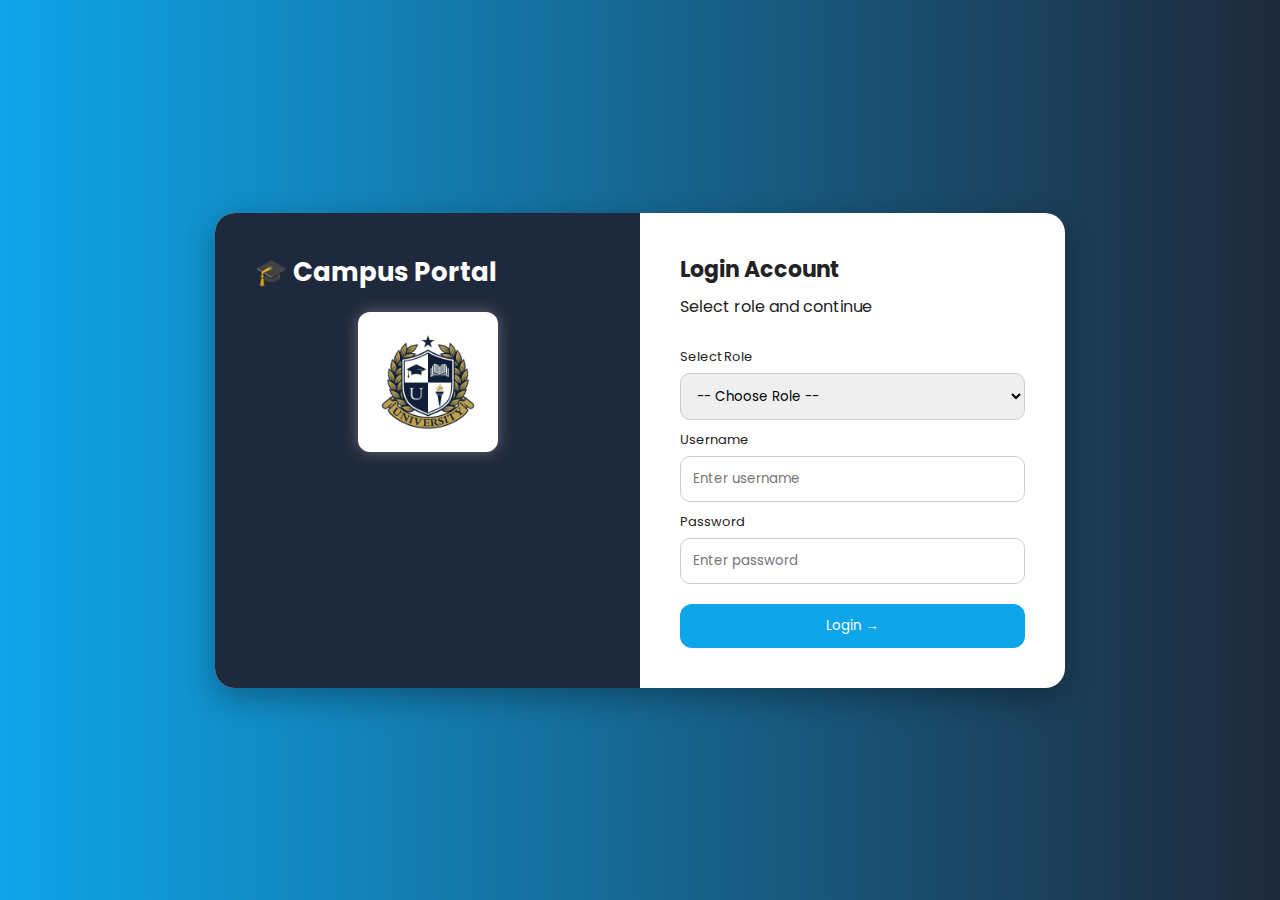
<file: index.html>
<!DOCTYPE html>
<html lang="en">
<head>
  <meta charset="UTF-8" />
  <meta name="viewport" content="width=device-width, initial-scale=1.0" />
  <title>Login | smart Campus Portal</title>

  <link rel="stylesheet" href="student.css" />

  <link href="https://fonts.googleapis.com/css2?family=Poppins:wght@300;400;600&display=swap" rel="stylesheet">
</head>

<body class="login-body">

  <div class="login-container">
<div class="login-left">
  <h1>🎓 Campus Portal</h1>

  <!-- University Logo -->
  <img src="logo.png" alt="University Logo" class="login-logo">


</div>


    <!-- Right Section -->
    <div class="login-right">

      <h2>Login Account</h2>
      <p>Select role and continue</p>
      
<form id="loginForm">

  <label>Select Role</label>
  <select id="roleSelect" required>
    <option value="">-- Choose Role --</option>
    <option value="student">Student</option>
    <option value="faculty">Faculty</option>
  </select>

  <label>Username</label>
  <input type="text" placeholder="Enter username" required />

  <label>Password</label>
  <input type="password" placeholder="Enter password" required />

  <button type="submit" class="btn-login">
    Login →
  </button>

</form>



    </div>

  </div>

  <script src="student.js"></script>
</body>
</html>
</file>
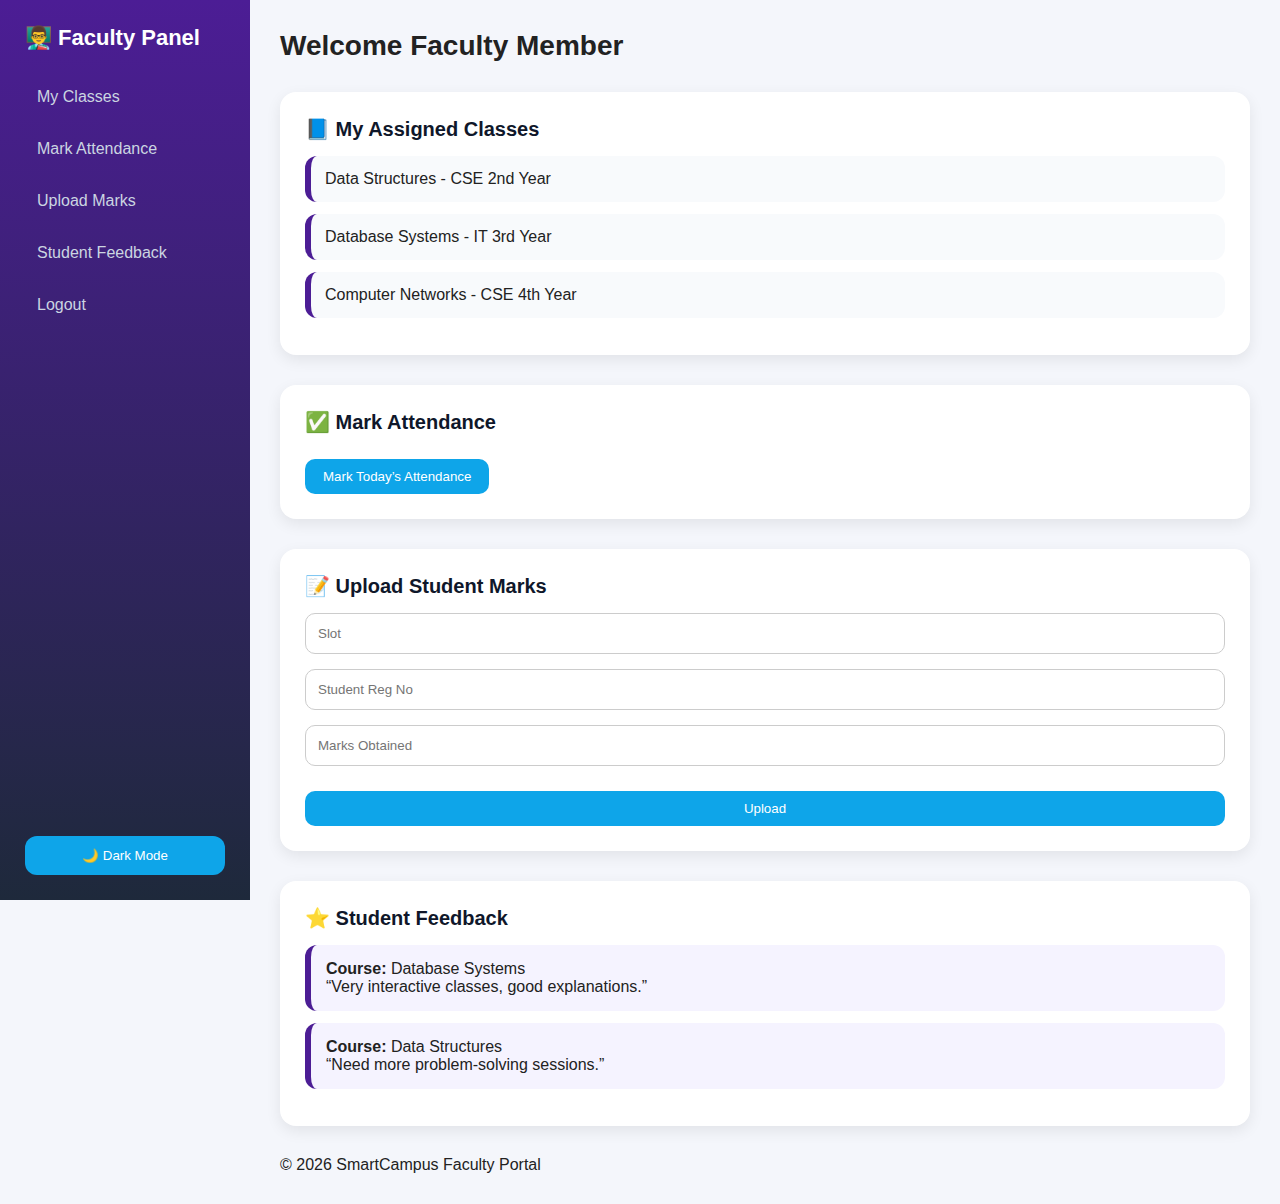
<file: faculty.html>
<!DOCTYPE html>
<html lang="en">
<head>
  <meta charset="UTF-8" />
  <meta name="viewport" content="width=device-width, initial-scale=1.0" />
  <title>Faculty Dashboard | SmartCampus</title>

  <link rel="stylesheet" href="faculty.css" />
</head>

<body>

  <!-- Faculty Sidebar -->
  <aside class="sidebar faculty-sidebar">
    <h2 class="logo">👨‍🏫 Faculty Panel</h2>

    <nav>
      <a href="#classes">My Classes</a>
      <a href="#attendance">Mark Attendance</a>
      <a href="#marks">Upload Marks</a>
      <a href="#feedback">Student Feedback</a>
      <a href="index.html">Logout</a>
    </nav>

    <button class="dark-btn" onclick="toggleDarkMode()">
      🌙 Dark Mode
    </button>
  </aside>

  <!-- Main Content -->
  <main class="main-content">

    <header class="top-header">
      <h1>Welcome Faculty Member</h1>
      <p></p>
    </header>

    <!-- Classes Section -->
    <section id="classes" class="section">
      <h2>📘 My Assigned Classes</h2>

      <ul class="faculty-list">
        <li>Data Structures - CSE 2nd Year</li>
        <li>Database Systems - IT 3rd Year</li>
        <li>Computer Networks - CSE 4th Year</li>
      </ul>
    </section>

    <!-- Attendance Section -->
    <section id="attendance" class="section">
      <h2>✅ Mark Attendance</h2>

      <button class="btn" onclick="markAttendance()">
        Mark Today’s Attendance
      </button>

      <p id="attendanceStatus"></p>
    </section>

    <!-- Marks Upload -->
    <section id="marks" class="section">
      <h2>📝 Upload Student Marks</h2>

      <form class="faculty-form" onsubmit="uploadMarks(event)">
        <input type="text" placeholder="Slot" required />
        <input type="text" placeholder="Student Reg No" required />
        <input type="number" placeholder="Marks Obtained" required />

        <button class="btn">Upload</button>
      </form>

      <p id="marksStatus"></p>
    </section>

    <!-- Feedback Review -->
    <section id="feedback" class="section">
      <h2>⭐ Student Feedback</h2>

      <div class="feedback-box">
        <p><strong>Course:</strong> Database Systems</p>
        <p>“Very interactive classes, good explanations.”</p>
      </div>

      <div class="feedback-box">
        <p><strong>Course:</strong> Data Structures</p>
        <p>“Need more problem-solving sessions.”</p>
      </div>
    </section>

    <footer>
      <p>© 2026 SmartCampus Faculty Portal</p>
    </footer>

  </main>

  <script src="faculty.js"></script>
</body>
</html>
</file>
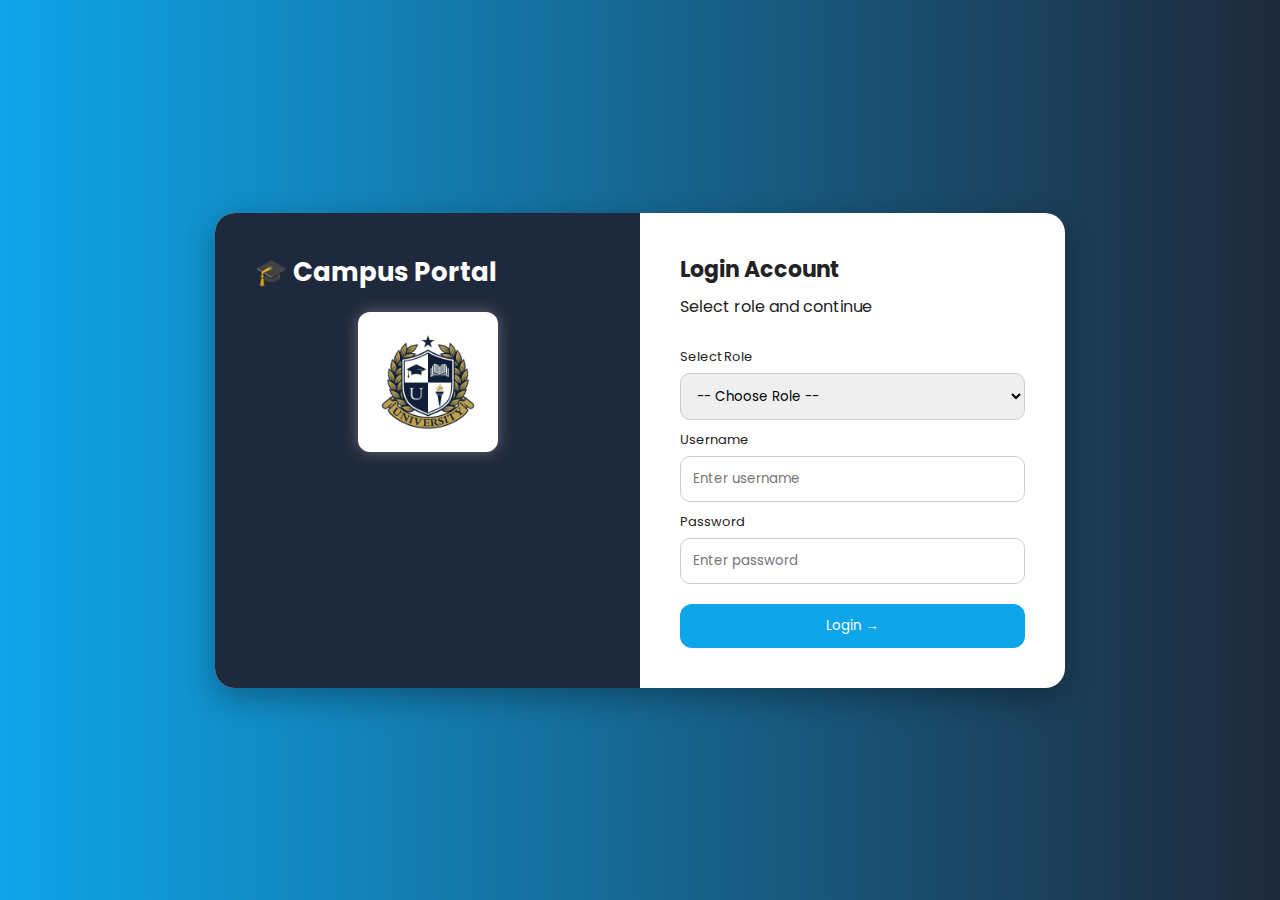
<file: login.html>
<!DOCTYPE html>
<html lang="en">
<head>
  <meta charset="UTF-8" />
  <meta name="viewport" content="width=device-width, initial-scale=1.0" />
  <title>Login | smart Campus Portal</title>

  <link rel="stylesheet" href="student.css" />

  <link href="https://fonts.googleapis.com/css2?family=Poppins:wght@300;400;600&display=swap" rel="stylesheet">
</head>

<body class="login-body">

  <div class="login-container">

<div class="login-left">
  <h1>🎓 Campus Portal</h1>

  <!-- University Logo -->
  <img src="logo.png" alt="University Logo" class="login-logo">


</div>


    <!-- Right Section -->
    <div class="login-right">

      <h2>Login Account</h2>
      <p>Select role and continue</p>

      <form onsubmit="loginRedirect(event)">

        <label>Select Role</label>
        <select required>
          <option value="">-- Choose Role --</option>
          <option>Student</option>
          <option>Faculty</option>
          <option>Admin</option>
        </select>

        <label>Username</label>
        <input type="text" placeholder="Enter username" required />

        <label>Password</label>
        <input type="password" placeholder="Enter password" required />

        <button type="submit" class="btn-login">
          Login →
        </button>

      </form>


    </div>

  </div>

  <script src="student.js"></script>
</body>
</html>
</file>
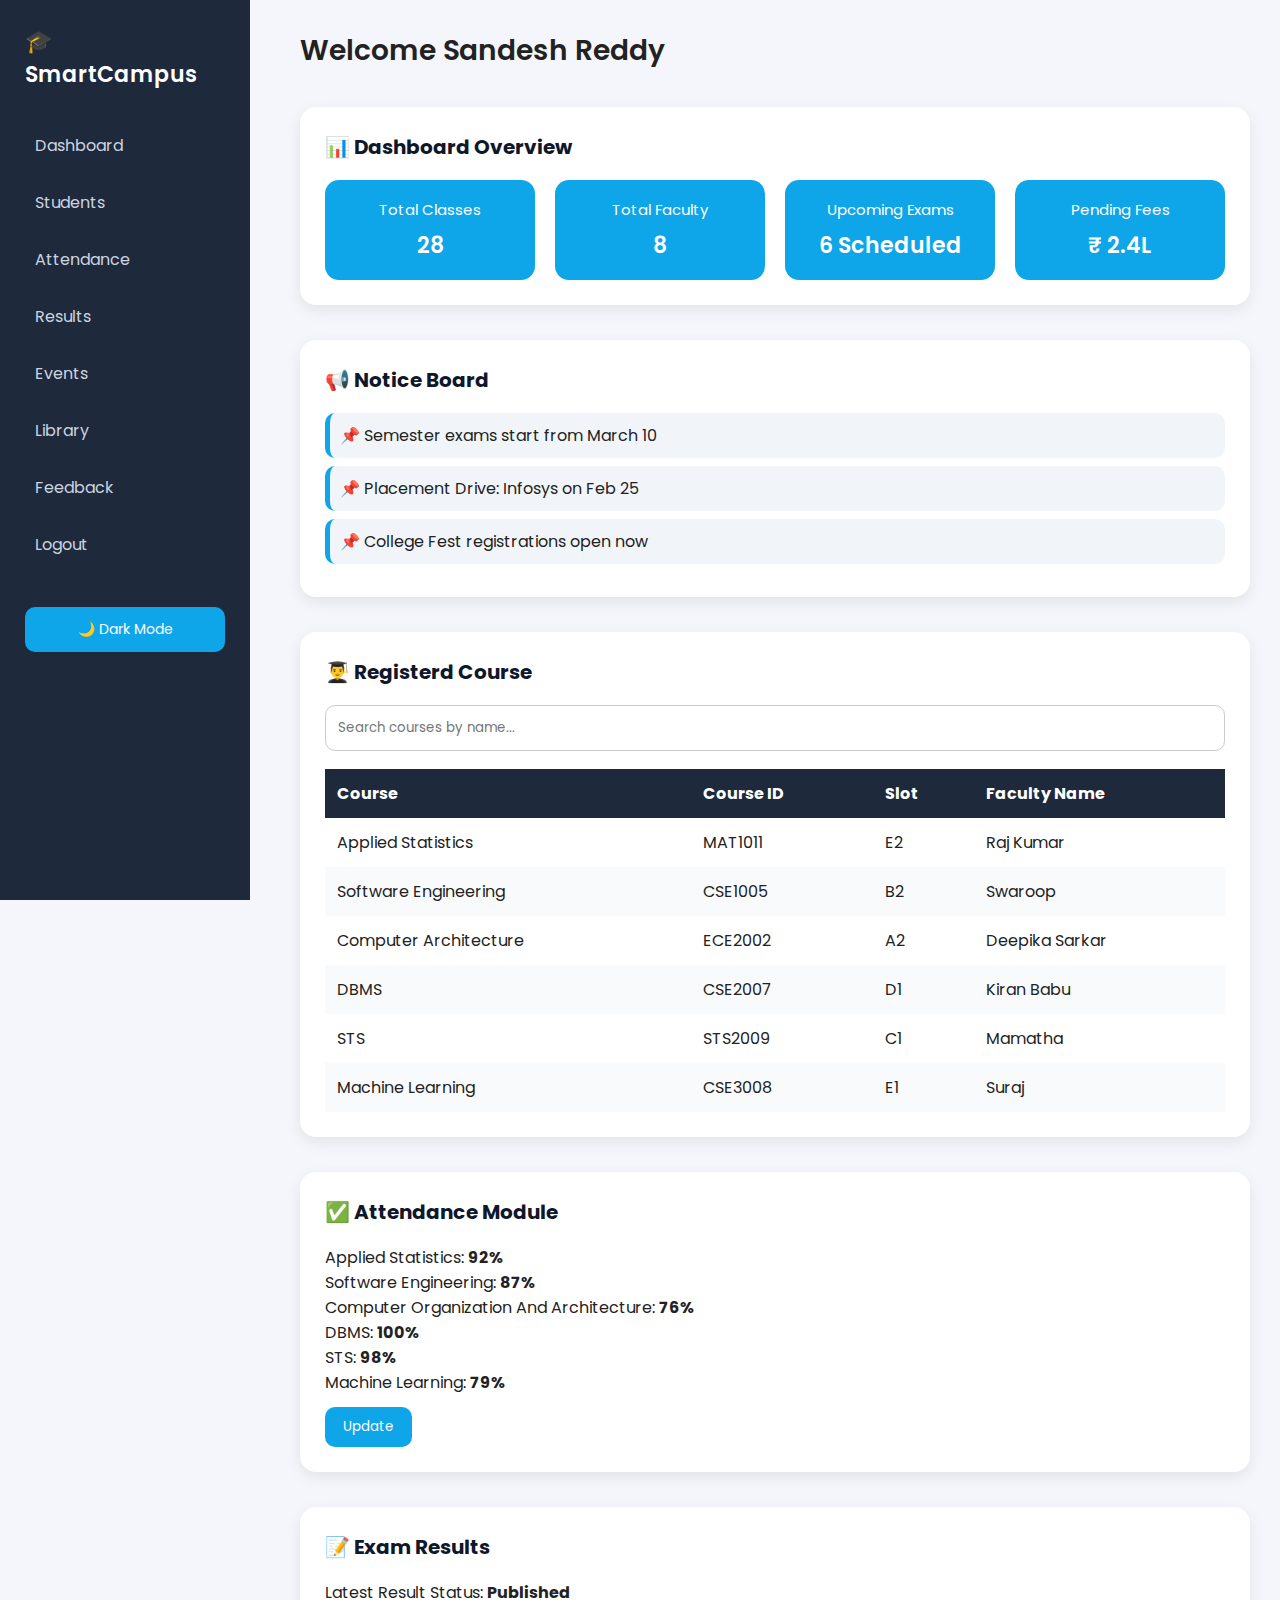
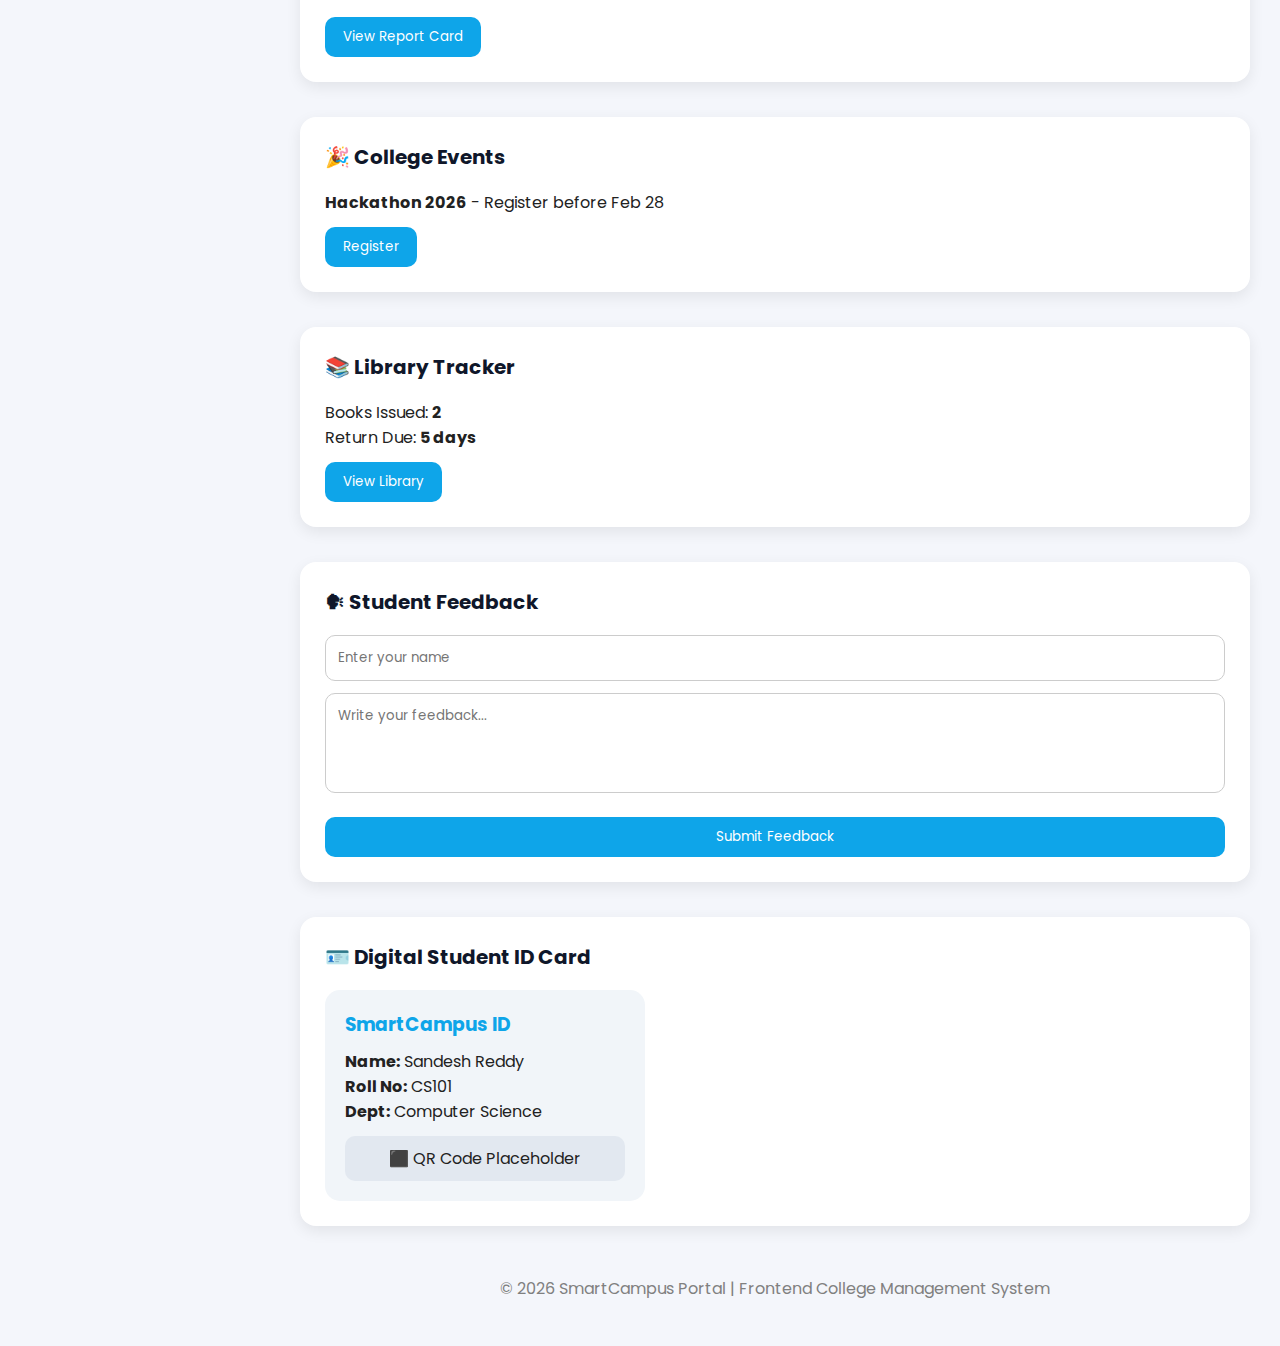
<file: student.html>
<!DOCTYPE html>
<html lang="en">
<head>
  <meta charset="UTF-8" />
  <meta name="viewport" content="width=device-width, initial-scale=1.0" />
  <title>SmartCampus Portal | College Management System</title>

  <!-- Link CSS -->
  <link rel="stylesheet" href="student.css" />

  <!-- Google Font -->
  <link href="https://fonts.googleapis.com/css2?family=Poppins:wght@300;400;600&display=swap" rel="stylesheet">
</head>

<body>

  <!-- Sidebar -->
  <aside class="sidebar">
    <h2 class="logo">🎓 SmartCampus</h2>

    <nav>
      <a href="#dashboard">Dashboard</a>
      <a href="#students">Students</a>
      <a href="#attendance">Attendance</a>
      <a href="#results">Results</a>
      <a href="#events">Events</a>
      <a href="#library">Library</a>
      <a href="#feedback">Feedback</a>
      <a href="index.html" onclick="logout()">Logout</a>

    </nav>

    <button class="dark-btn" onclick="toggleDarkMode()">
      🌙 Dark Mode
    </button>
  </aside>

  <!-- Main Content -->
  <main class="main-content">

    <!-- Header -->
    <header class="top-header">
      <h1>Welcome Sandesh Reddy</h1>
    </header>

    <!-- Dashboard Section -->
    <section id="dashboard" class="section">
      <h2>📊 Dashboard Overview</h2>

      <div class="cards">
        <div class="card">
          <h3>Total Classes</h3>
          <p>28</p>
        </div>

        <div class="card">
          <h3>Total Faculty</h3>
          <p>8</p>
        </div>

        <div class="card">
          <h3>Upcoming Exams</h3>
          <p>6 Scheduled</p>
        </div>

        <div class="card">
          <h3>Pending Fees</h3>
          <p>₹ 2.4L</p>
        </div>
      </div>
    </section>

    <!-- Notice Board -->
    <section class="section">
      <h2>📢 Notice Board</h2>

      <ul class="notice-board">
        <li>📌 Semester exams start from March 10</li>
        <li>📌 Placement Drive: Infosys on Feb 25</li>
        <li>📌 College Fest registrations open now</li>
      </ul>
    </section>

    <!-- Student Management -->
    <section id="students" class="section">
      <h2>👨‍🎓 Registerd Course</h2>

      <input type="text" id="searchInput" placeholder="Search courses by name..." />

      <table>
        <thead>
          <tr>
            <th>Course</th>
            <th>Course ID</th>
            <th>Slot</th>
            <th>Faculty Name</th>
          </tr>
        </thead>

        <tbody id="studentTable">
          <tr>
            <td>Applied Statistics</td>
            <td>MAT1011</td>
            <td>E2</td>
            <td>Raj Kumar</td>
          </tr>
          <tr>
            <td>Software Engineering</td>
            <td>CSE1005</td>
            <td>B2</td>
            <td>Swaroop</td>
          </tr>
          <tr>
            <td>Computer Architecture</td>
            <td>ECE2002</td>
            <td>A2</td>
            <td>Deepika Sarkar</td>
          </tr>
          <tr>
            <td>DBMS</td>
            <td>CSE2007</td>
            <td>D1</td>
            <td>Kiran Babu</td>
          </tr>
          <tr>
            <td>STS</td>
            <td>STS2009</td>
            <td>C1</td>
            <td>Mamatha</td>
          </tr>
          <tr>
            <td>Machine Learning</td>
            <td>CSE3008</td>
            <td>E1</td>
            <td>Suraj</td>
          </tr>
        </tbody>
      </table>
    </section>

    <!-- Attendance -->
    <section id="attendance" class="section">
      <h2>✅ Attendance Module</h2>
      <p>Applied Statistics: <strong>92%</strong></p>
      <p>Software Engineering: <strong>87%</strong></p>
      <p>Computer Organization And Architecture: <strong>76%</strong></p>
      <p>DBMS: <strong>100%</strong></p>
      <p>STS: <strong>98%</strong></p>
      <p>Machine Learning: <strong>79%</strong></p>
      <button class="btn">Update</button>

    </section>

    <!-- Results -->
    <section id="results" class="section">
      <h2>📝 Exam Results</h2>
      <p>Latest Result Status: <strong>Published</strong></p>
      <button class="btn">View Report Card</button>
    </section>

    <!-- Events -->
    <section id="events" class="section">
      <h2>🎉 College Events</h2>

      <div class="event-box">
        <p><strong>Hackathon 2026</strong> - Register before Feb 28</p>
        <button class="btn">Register</button>
      </div>
    </section>

    <!-- Library -->
    <section id="library" class="section">
      <h2>📚 Library Tracker</h2>
      <p>Books Issued: <strong>2</strong></p>
      <p>Return Due: <strong>5 days</strong></p>
      <button class="btn">View Library</button>
    </section>

    <!-- Feedback -->
    <section id="feedback" class="section">
      <h2>🗣 Student Feedback</h2>

      <form class="feedback-form">
        <input type="text" placeholder="Enter your name" required />
        <textarea placeholder="Write your feedback..." required></textarea>
        <button class="btn">Submit Feedback</button>
      </form>
    </section>

    <!-- Digital ID Card -->
    <section class="section">
      <h2>🪪 Digital Student ID Card</h2>

      <div class="id-card">
        <h3>SmartCampus ID</h3>
        <p><strong>Name:</strong> Sandesh Reddy</p>
        <p><strong>Roll No:</strong> CS101</p>
        <p><strong>Dept:</strong> Computer Science</p>
        <p class="qr">⬛ QR Code Placeholder</p>
      </div>
    </section>

    <!-- Footer -->
    <footer>
      <p>© 2026 SmartCampus Portal | Frontend College Management System</p>
    </footer>

  </main>

  <!-- Link JavaScript -->
  <script src="student.js"></script>
</body>
</html>
</file>
<file: student.css>
/* ===============================
   SmartCampus Portal - Global CSS
   =============================== */

* {
  margin: 0;
  padding: 0;
  box-sizing: border-box;
  font-family: "Poppins", sans-serif;
}

body {
  display: flex;
  background: #f4f6fb;
  color: #222;
}

/* ===============================
   Sidebar Navigation
   =============================== */

.sidebar {
  width: 250px;
  min-height: 100vh;
  background: #1e293b;
  padding: 25px;
  position: fixed;
  left: 0;
  top: 0;
}

.logo {
  font-size: 22px;
  font-weight: 600;
  color: white;
  margin-bottom: 30px;
}

.sidebar nav a {
  display: block;
  text-decoration: none;
  color: #cbd5e1;
  padding: 12px 10px;
  margin: 8px 0;
  border-radius: 8px;
  transition: 0.3s;
}

.sidebar nav a:hover {
  background: #334155;
  color: white;
}

.dark-btn {
  margin-top: 30px;
  width: 100%;
  padding: 12px;
  border: none;
  background: #0ea5e9;
  color: white;
  font-size: 14px;
  border-radius: 10px;
  cursor: pointer;
}

.dark-btn:hover {
  background: #0284c7;
}

/* ===============================
   Main Content Area
   =============================== */

.main-content {
  margin-left: 270px;
  padding: 30px;
  width: 100%;
}

.top-header {
  margin-bottom: 25px;
}

.top-header h1 {
  font-size: 28px;
  font-weight: 600;
}

.top-header p {
  color: gray;
}

/* ===============================
   Sections
   =============================== */

.section {
  margin: 35px 0;
  padding: 25px;
  background: white;
  border-radius: 16px;
  box-shadow: 0 5px 15px rgba(0,0,0,0.08);
}

.section h2 {
  margin-bottom: 18px;
  font-size: 20px;
  color: #0f172a;
}

/* ===============================
   Dashboard Cards
   =============================== */

.cards {
  display: grid;
  grid-template-columns: repeat(auto-fit, minmax(180px, 1fr));
  gap: 20px;
}

.card {
  padding: 18px;
  background: #0ea5e9;
  color: white;
  border-radius: 14px;
  text-align: center;
  transition: 0.3s;
}

.card:hover {
  transform: translateY(-5px);
}

.card h3 {
  font-size: 15px;
  font-weight: 400;
}

.card p {
  font-size: 22px;
  font-weight: 600;
  margin-top: 8px;
}

/* ===============================
   Notice Board
   =============================== */

.notice-board {
  list-style: none;
}

.notice-board li {
  padding: 10px;
  margin: 8px 0;
  background: #f1f5f9;
  border-left: 5px solid #0ea5e9;
  border-radius: 10px;
}

/* ===============================
   Student Table + Search
   =============================== */

#searchInput {
  width: 100%;
  padding: 12px;
  margin-bottom: 18px;
  border: 1px solid #ccc;
  border-radius: 10px;
}

table {
  width: 100%;
  border-collapse: collapse;
}

thead {
  background: #1e293b;
  color: white;
}

th, td {
  padding: 12px;
  text-align: left;
}

tbody tr:nth-child(even) {
  background: #f8fafc;
}

/* ===============================
   Buttons
   =============================== */

.btn {
  margin-top: 12px;
  padding: 10px 18px;
  border: none;
  background: #0ea5e9;
  color: white;
  border-radius: 10px;
  cursor: pointer;
}

.btn:hover {
  background: #0284c7;
}

/* ===============================
   Feedback Form
   =============================== */

.feedback-form {
  display: flex;
  flex-direction: column;
  gap: 12px;
}

.feedback-form input,
.feedback-form textarea {
  padding: 12px;
  border-radius: 10px;
  border: 1px solid #ccc;
}

.feedback-form textarea {
  resize: none;
  height: 100px;
}

/* ===============================
   Digital ID Card
   =============================== */

.id-card {
  padding: 20px;
  border-radius: 15px;
  background: #f1f5f9;
  max-width: 320px;
}

.id-card h3 {
  margin-bottom: 10px;
  color: #0ea5e9;
}

.qr {
  margin-top: 12px;
  padding: 10px;
  background: #e2e8f0;
  border-radius: 10px;
  text-align: center;
}

/* ===============================
   Footer
   =============================== */

footer {
  text-align: center;
  padding: 15px;
  margin-top: 25px;
  color: gray;
}

/* ===============================
   LOGIN PAGE DESIGN
   =============================== */

.login-body {
  display: flex;
  justify-content: center;
  align-items: center;
  background: linear-gradient(to right, #0ea5e9, #1e293b);
  height: 100vh;
}

.login-container {
  display: flex;
  width: 850px;
  background: white;
  border-radius: 20px;
  overflow: hidden;
  box-shadow: 0 10px 30px rgba(0,0,0,0.3);
}

/* Left Side */
.login-left {
  width: 50%;
  padding: 40px;
  background: #1e293b;
  color: white;
}

.login-left h1 {
  font-size: 26px;
  margin-bottom: 15px;
}

.login-left p {
  font-size: 14px;
  opacity: 0.8;
}
/* Logo inside Login Page */
.login-logo {
  width: 140px;
  margin: 20px auto;
  display: block;
  border-radius: 12px;
  background: white;
  padding: 8px;
}
.login-logo {
  box-shadow: 0 0 15px rgba(255,255,255,0.3);
}


/* Right Side */
.login-right {
  width: 50%;
  padding: 40px;
}

.login-right h2 {
  font-size: 22px;
  margin-bottom: 8px;
}

.login-right form {
  margin-top: 18px;
  display: flex;
  flex-direction: column;
}

.login-right label {
  font-size: 13px;
  margin-top: 10px;
}

.login-right input,
.login-right select {
  padding: 12px;
  border-radius: 10px;
  border: 1px solid #ccc;
  margin-top: 6px;
}

.btn-login {
  margin-top: 20px;
  padding: 12px;
  border: none;
  background: #0ea5e9;
  color: white;
  border-radius: 12px;
  cursor: pointer;
}

.btn-login:hover {
  background: #0284c7;
}

.note {
  margin-top: 15px;
  font-size: 12px;
  color: gray;
}

/* ===============================
   Dark Mode Theme
   =============================== */

.dark-mode {
  background: #0f172a;
  color: white;
}

.dark-mode .section {
  background: #1e293b;
  color: white;
}

.dark-mode table thead {
  background: black;
}

.dark-mode .notice-board li {
  background: #334155;
}

.dark-mode .id-card {
  background: #334155;
}

/* ===============================
   Responsive Design
   =============================== */

@media(max-width: 900px) {
  .login-container {
    flex-direction: column;
    width: 95%;
  }

  .login-left,
  .login-right {
    width: 100%;
  }

  .sidebar {
    display: none;
  }

  .main-content {
    margin-left: 0;
  }
}
</file>
<file: faculty.css>
/* =========================================
   SMARTCAMPUS PORTAL - COMPLETE CSS
   Works for: Login + Student + Faculty Pages
   ========================================= */

/* ---------- Global Reset ---------- */
* {
  margin: 0;
  padding: 0;
  box-sizing: border-box;
  font-family: "Poppins", sans-serif;
}

/* ---------- Body ---------- */
body {
  background: #f4f6fb;
  color: #222;
}

/* =========================================
   SIDEBAR (Common for Student + Faculty)
   ========================================= */

.sidebar {
  width: 250px;
  height: 100vh;
  padding: 25px;

  position: fixed;
  top: 0;
  left: 0;

  background: #1e293b;
  color: white;

  display: flex;
  flex-direction: column;
}

.logo {
  font-size: 22px;
  font-weight: 600;
  margin-bottom: 25px;
}

/* Sidebar Navigation Links */
.sidebar nav {
  display: flex;
  flex-direction: column;
  gap: 10px;
}

.sidebar nav a {
  text-decoration: none;
  color: #cbd5e1;
  padding: 12px;
  border-radius: 10px;
  transition: 0.3s;
}

.sidebar nav a:hover {
  background: #334155;
  color: white;
}

/* Dark Mode Button at Bottom */
.dark-btn {
  margin-top: auto;
  padding: 12px;
  border: none;
  border-radius: 12px;
  background: #0ea5e9;
  color: white;
  cursor: pointer;
}

.dark-btn:hover {
  background: #0284c7;
}

/* =========================================
   MAIN CONTENT (Fix Alignment)
   ========================================= */

.main-content {
  margin-left: 250px;
  padding: 30px;
  min-height: 100vh;
}

/* Header */
.top-header {
  margin-bottom: 25px;
}

.top-header h1 {
  font-size: 28px;
  font-weight: 600;
}

.top-header p {
  margin-top: 5px;
  color: gray;
}

/* =========================================
   SECTIONS
   ========================================= */

.section {
  margin: 30px 0;
  padding: 25px;
  background: white;
  border-radius: 16px;
  box-shadow: 0 5px 15px rgba(0,0,0,0.08);
}

.section h2 {
  margin-bottom: 15px;
  font-size: 20px;
  color: #0f172a;
}

/* =========================================
   DASHBOARD CARDS
   ========================================= */

.cards {
  display: grid;
  grid-template-columns: repeat(auto-fit, minmax(180px, 1fr));
  gap: 18px;
}

.card {
  background: #0ea5e9;
  color: white;
  padding: 18px;
  border-radius: 15px;
  text-align: center;
  transition: 0.3s;
}

.card:hover {
  transform: translateY(-5px);
}

.card h3 {
  font-size: 14px;
  font-weight: 400;
}

.card p {
  font-size: 22px;
  margin-top: 8px;
  font-weight: 600;
}

/* =========================================
   NOTICE BOARD
   ========================================= */

.notice-board {
  list-style: none;
}

.notice-board li {
  background: #f1f5f9;
  padding: 12px;
  margin: 10px 0;
  border-left: 5px solid #0ea5e9;
  border-radius: 10px;
}

/* =========================================
   TABLE + SEARCH
   ========================================= */

#searchInput {
  width: 100%;
  padding: 12px;
  margin-bottom: 15px;
  border-radius: 10px;
  border: 1px solid #ccc;
}

table {
  width: 100%;
  border-collapse: collapse;
}

thead {
  background: #1e293b;
  color: white;
}

th, td {
  padding: 12px;
  text-align: left;
}

tbody tr:nth-child(even) {
  background: #f8fafc;
}

/* =========================================
   BUTTONS
   ========================================= */

.btn {
  margin-top: 10px;
  padding: 10px 18px;
  border: none;
  border-radius: 10px;
  background: #0ea5e9;
  color: white;
  cursor: pointer;
}

.btn:hover {
  background: #0284c7;
}

/* =========================================
   DIGITAL ID CARD
   ========================================= */

.id-card {
  max-width: 320px;
  padding: 18px;
  background: #f1f5f9;
  border-radius: 15px;
}

.id-card h3 {
  color: #0ea5e9;
  margin-bottom: 10px;
}

.qr {
  margin-top: 12px;
  padding: 10px;
  background: #e2e8f0;
  border-radius: 10px;
  text-align: center;
}

/* =========================================
   FEEDBACK FORM
   ========================================= */

.feedback-form {
  display: flex;
  flex-direction: column;
  gap: 12px;
}

.feedback-form input,
.feedback-form textarea {
  padding: 12px;
  border-radius: 10px;
  border: 1px solid #ccc;
}

.feedback-form textarea {
  resize: none;
  height: 100px;
}

/* =========================================
   FACULTY PAGE SPECIAL THEME
   ========================================= */

.faculty-sidebar {
  background: linear-gradient(to bottom, #4c1d95, #1e293b);
}

.faculty-list {
  list-style: none;
}

.faculty-list li {
  background: #f8fafc;
  padding: 14px;
  margin: 12px 0;
  border-left: 6px solid #4c1d95;
  border-radius: 12px;
}

.faculty-form {
  display: flex;
  flex-direction: column;
  gap: 15px;
}

.faculty-form input {
  padding: 12px;
  border-radius: 10px;
  border: 1px solid #ccc;
}

.feedback-box {
  padding: 15px;
  margin: 12px 0;
  border-radius: 12px;
  background: #f5f3ff;
  border-left: 6px solid #4c1d95;
}

/* =========================================
   LOGIN PAGE
   ========================================= */

.login-body {
  height: 100vh;
  display: flex;
  justify-content: center;
  align-items: center;

  background: linear-gradient(to right, #0ea5e9, #1e293b);
}

.login-container {
  width: 850px;
  display: flex;
  border-radius: 20px;
  overflow: hidden;
  background: white;
  box-shadow: 0 10px 25px rgba(0,0,0,0.3);
}

.login-left {
  width: 50%;
  padding: 40px;
  background: #1e293b;
  color: white;
}

.login-right {
  width: 50%;
  padding: 40px;
}

.login-right form {
  margin-top: 15px;
  display: flex;
  flex-direction: column;
}

.login-right input,
.login-right select {
  margin-top: 8px;
  padding: 12px;
  border-radius: 10px;
  border: 1px solid #ccc;
}

.btn-login {
  margin-top: 20px;
  padding: 12px;
  border: none;
  border-radius: 12px;
  background: #0ea5e9;
  color: white;
  cursor: pointer;
}

.btn-login:hover {
  background: #0284c7;
}

/* =========================================
   DARK MODE SUPPORT
   ========================================= */

.dark-mode {
  background: #0f172a;
  color: white;
}

.dark-mode .section {
  background: #1e293b;
  color: white;
}

.dark-mode table thead {
  background: black;
}

.dark-mode .notice-board li {
  background: #334155;
}

.dark-mode .id-card {
  background: #334155;
}

.dark-mode .feedback-box {
  background: #334155;
  color: white;
}

/* =========================================
   RESPONSIVE DESIGN
   ========================================= */

@media(max-width: 900px) {
  .sidebar {
    display: none;
  }

  .main-content {
    margin-left: 0;
  }

  .login-container {
    flex-direction: column;
    width: 95%;
  }

  .login-left,
  .login-right {
    width: 100%;
  }
}
</file>
